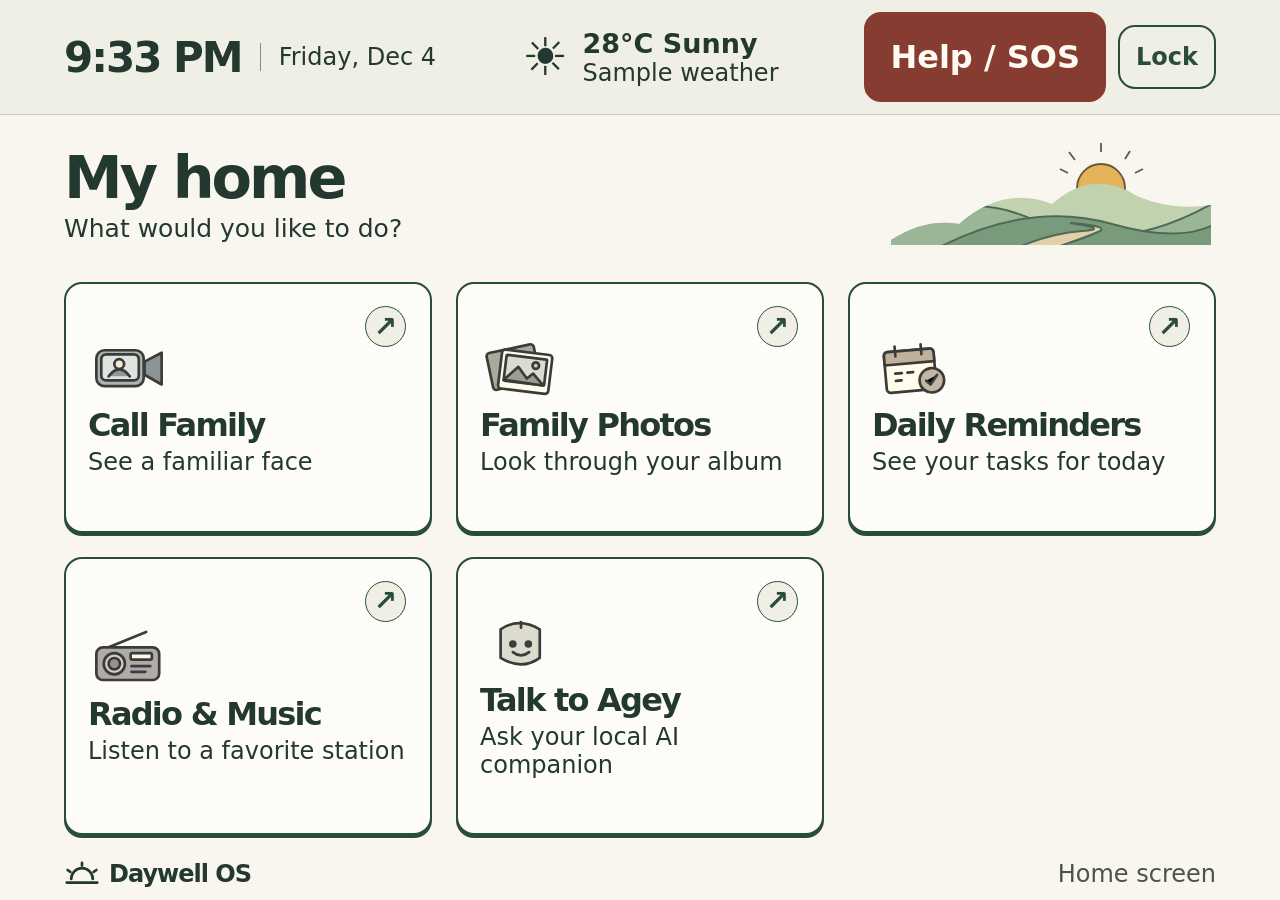
<file: ui/index.html>
<!doctype html><html lang="en"><head><meta charset="utf-8"><meta name="viewport" content="width=device-width,initial-scale=1"><title>Daywell OS</title><link rel="stylesheet" href="style.css"><script defer src="brand.js"></script><script defer src="app.js"></script></head><body>
<header><div id="clockbox"><time id="clock"></time><span id="date"></span></div><button id="back" hidden>← Go back</button><div class="weather"><span aria-hidden="true">☀</span><div><b>28°C Sunny</b><small>Sample weather</small></div></div><div class="header-actions"><button id="help">Help / SOS</button><button id="lock" aria-label="Lock Daywell">Lock</button></div></header>
<main id="screen"></main><footer><span class="wordmark"><svg viewBox="0 0 40 30" aria-hidden="true"><path d="M3 24h34M8 20a12 12 0 0 1 24 0M20 2v3M4 10l3 2m29-2-3 2" fill="none" stroke="currentColor" stroke-width="3" stroke-linecap="round"/></svg><span id="brand"></span></span><span id="location">Home screen</span></footer>
<dialog id="confirm"><h2 id="question"></h2><div class="controls"><button id="yes">Yes, call</button><button id="no">No, cancel</button></div></dialog></body></html>
</file>
<file: ui/style.css>
:root{font-family:Inter,"DejaVu Sans",Verdana,sans-serif;color:#202c28;background:#faf9f6;font-size:24px;--line:#46524d}*{box-sizing:border-box}body{margin:0;min-height:100dvh;display:flex;flex-direction:column}button{font:inherit;font-size:32px;font-weight:700;color:inherit;cursor:pointer;min-height:90px;min-width:90px;border:2px solid var(--line);border-radius:17px;background:#faf9f6;padding:12px 24px;touch-action:manipulation}button:active{transform:scale(.985)}button:focus-visible{outline:5px solid #144f91;outline-offset:4px}button[hidden]{display:none}header{padding:12px 5vw;display:flex;gap:24px;align-items:center;justify-content:space-between;border-bottom:1px solid #b8bcb5;background:#f2f2e9}#clockbox,.weather{display:flex;align-items:center;gap:18px}#clock{font-weight:750;font-size:42px;letter-spacing:-2px}#date{border-left:1px solid #838c83;padding-left:18px;max-width:195px;font-size:24px}.weather{gap:14px}.weather>span{font-size:52px}.weather small{display:block;font-size:24px}.weather b{font-size:27px}#help,.danger{background:#9b342d;color:#fff9ef;border-color:#71241f}#help{display:flex;align-items:center;gap:12px}main{width:100%;max-width:1640px;margin:auto;flex:1;display:flex;flex-direction:column;padding:20px 5vw 16px}.hero{display:flex;justify-content:space-between;align-items:center;gap:20px;position:relative;padding:3px 0 19px}.landscape{width:30%;max-width:330px;height:112px}.hero p{margin:4px 0 0;font-size:25px}h1,h2,p{margin:0}h1{font-size:clamp(48px,4.6vw,74px);letter-spacing:-.05em;line-height:1.12}h2{font-size:48px;line-height:1.12;letter-spacing:-.04em}.grid{flex:1;display:grid;grid-template-columns:1fr 1fr;gap:24px}.tile{text-align:left;position:relative;padding:18px 28px;display:flex;flex-direction:column;justify-content:center;align-items:flex-start;border:2px solid #485a55;border-radius:22px;box-shadow:0 3px 0 #35453d}.tile svg.art{width:100px;height:79px;margin-bottom:7px}.tile strong{font-size:clamp(32px,3vw,49px);letter-spacing:-.055em;line-height:1.18}.tile small{font-weight:400;font-size:24px;margin-top:3px}.arrow{position:absolute;right:24px;top:22px;border:1.6px solid currentColor;border-radius:50%;width:41px;height:41px;display:grid;place-items:center;font-size:28px;line-height:1}.blue{background:#dcecf7}.green{background:#dfeddd}.amber{background:#fae9be}.purple{background:#e8e1f3}footer{margin:0 5vw;padding:9px 0 12px;display:flex;align-items:center;justify-content:space-between;font-size:24px}.wordmark{display:flex;align-items:center;gap:9px;font-weight:750;letter-spacing:-1px}.wordmark svg{width:36px}#location{color:#49544b}.sub{gap:24px;justify-content:center}.contacts,.stations,.controls{display:flex;gap:24px}.contacts>* ,.stations>*{flex:1;min-width:0}.contact{display:grid;justify-items:center;gap:12px;padding:20px;background:#e0ecdf}.contact img,.portrait{width:clamp(82px,12vw,150px);aspect-ratio:1;object-fit:cover;border-radius:50%;border:2px solid var(--line)}.contact span{font-size:32px}.contact small{font-size:32px}.center{text-align:center;align-items:center}.album{position:relative;border:2px solid var(--line);border-radius:20px;overflow:hidden;background:#e2e5dd}.album img{display:block;width:100%;height:clamp(140px,35dvh,360px);object-fit:cover}.album p{padding:10px 18px}.controls{flex-wrap:wrap}.controls button{flex:1}.task{text-align:left;display:flex;align-items:center;gap:20px}.check{width:44px;height:44px;border:3px solid currentColor;display:grid;place-content:center;border-radius:8px}.task[aria-pressed=true],.stations [aria-pressed=true],#yes{background:#d5e8cc}.sub p{line-height:1.4}.volume{display:flex;align-items:center;justify-content:center;gap:24px}.volume b{min-width:155px;text-align:center}dialog{max-width:min(94vw,730px);border:3px solid var(--line);border-radius:20px;padding:32px;color:inherit;background:#faf9f6}dialog h2{margin-bottom:32px}dialog::backdrop{background:#102019a8}button:disabled{opacity:.6}.stations button[aria-pressed=true]::before{content:'✓ '}
@media(min-width:800px) and (min-height:900px){main{max-height:880px}.tile{padding:30px}.hero{padding-bottom:32px}.tile svg.art{width:125px;height:98px}}
@media(max-width:850px){header{padding:10px 3vw}.weather{display:none}main{padding-inline:3vw}.tile{padding:18px}.hero p{font-size:24px}}
@media(max-width:650px){header{position:sticky;top:0;z-index:2;gap:24px}.hero{padding:8px 0 20px}.landscape{display:none}#clockbox{align-items:flex-start;flex-direction:column;gap:0}#clock{font-size:32px}#date{padding:0;border:0;font-size:24px}#help,#back{font-size:32px;padding:8px}.grid{grid-template-columns:1fr}.tile{min-height:160px;padding-left:117px}.tile svg.art{position:absolute;left:12px;width:87px}.arrow{display:none}.contacts,.stations,.controls{flex-direction:column}.contact{display:flex;flex-wrap:wrap;justify-content:center}.contact img{width:80px}.sub{padding-block:24px}footer{flex-wrap:wrap;gap:12px}.volume{gap:24px}.volume b{min-width:0}.tile small{font-size:24px}.task{padding:12px}.check{flex-shrink:0}}
@media(prefers-reduced-motion:reduce){button:active{transform:none}}
h1:focus{outline:none}
:root{--paper:#f8f6ef;--surface:#efefe5;--pine:#294d39;--ink:#23382e;--brass:#805b18;--line:var(--pine);background:var(--paper);color:var(--ink)}
header{background:var(--surface);border-color:#c6cfc3}
.header-actions{display:flex;align-items:center;gap:12px}
#lock{background:transparent;color:var(--pine);font-size:24px;min-height:64px;min-width:78px;padding:8px 16px}
#help,.danger{background:#873c32;border-color:#873c32;color:#fffaf2}
.tile{background:#fdfcf8;border-color:var(--pine);border-radius:18px;box-shadow:0 3px 0 var(--pine)}
.tile:hover,.contact:hover{background:#f1f4eb}
.tile .arrow{background:var(--surface);color:var(--pine)}
.blue,.green,.amber,.purple,.sage{background:#fdfcf8}
.tile svg.art{filter:grayscale(.75) sepia(.15)}
.contact,.album{background:var(--surface)}
.stations button[aria-pressed=true],.task[aria-pressed=true],#yes{background:#dce9da}
button:focus-visible,a:focus-visible,input:focus-visible,textarea:focus-visible{outline:4px solid var(--brass);outline-offset:4px}
.chat{flex:1;min-height:180px;max-height:42dvh;overflow:auto;display:flex;flex-direction:column;gap:12px;padding:16px;border:2px solid #c6cfc3;border-radius:18px;background:#fdfcf8}
.chat-welcome{color:#4a6253}
.bubble{max-width:85%;padding:12px 18px;border-radius:18px;white-space:pre-wrap;overflow-wrap:anywhere}
.bubble.user{align-self:flex-end;background:#dce9da}
.bubble.assistant{align-self:flex-start;background:var(--surface)}
.agey-note{font-size:21px}
.chat-form{display:grid;gap:8px}
.chat-form label{font-weight:700;font-size:21px}
.chat-form>div{display:flex;gap:12px}
.chat-form input{flex:1;min-width:0;min-height:68px;padding:10px 16px;border:2px solid var(--pine);border-radius:14px;background:#fff;font:inherit}
.chat-form button{min-height:68px;min-width:110px;background:var(--pine);color:#fff}
#chat-status{min-height:1.4em;font-size:20px;color:#6e4926}
@media(min-width:1000px){.grid{grid-template-columns:repeat(3,minmax(0,1fr))}.tile{padding:15px 22px}.tile svg.art{width:82px;height:62px}.tile strong{font-size:clamp(30px,2.5vw,42px)}}
@media(max-width:650px){.header-actions{gap:6px}#lock{min-width:64px;padding:7px;font-size:19px}#help{font-size:24px;min-width:80px}.chat{max-height:42dvh}.chat-form>div{flex-direction:column}.chat-form button{width:100%}}
</file>
